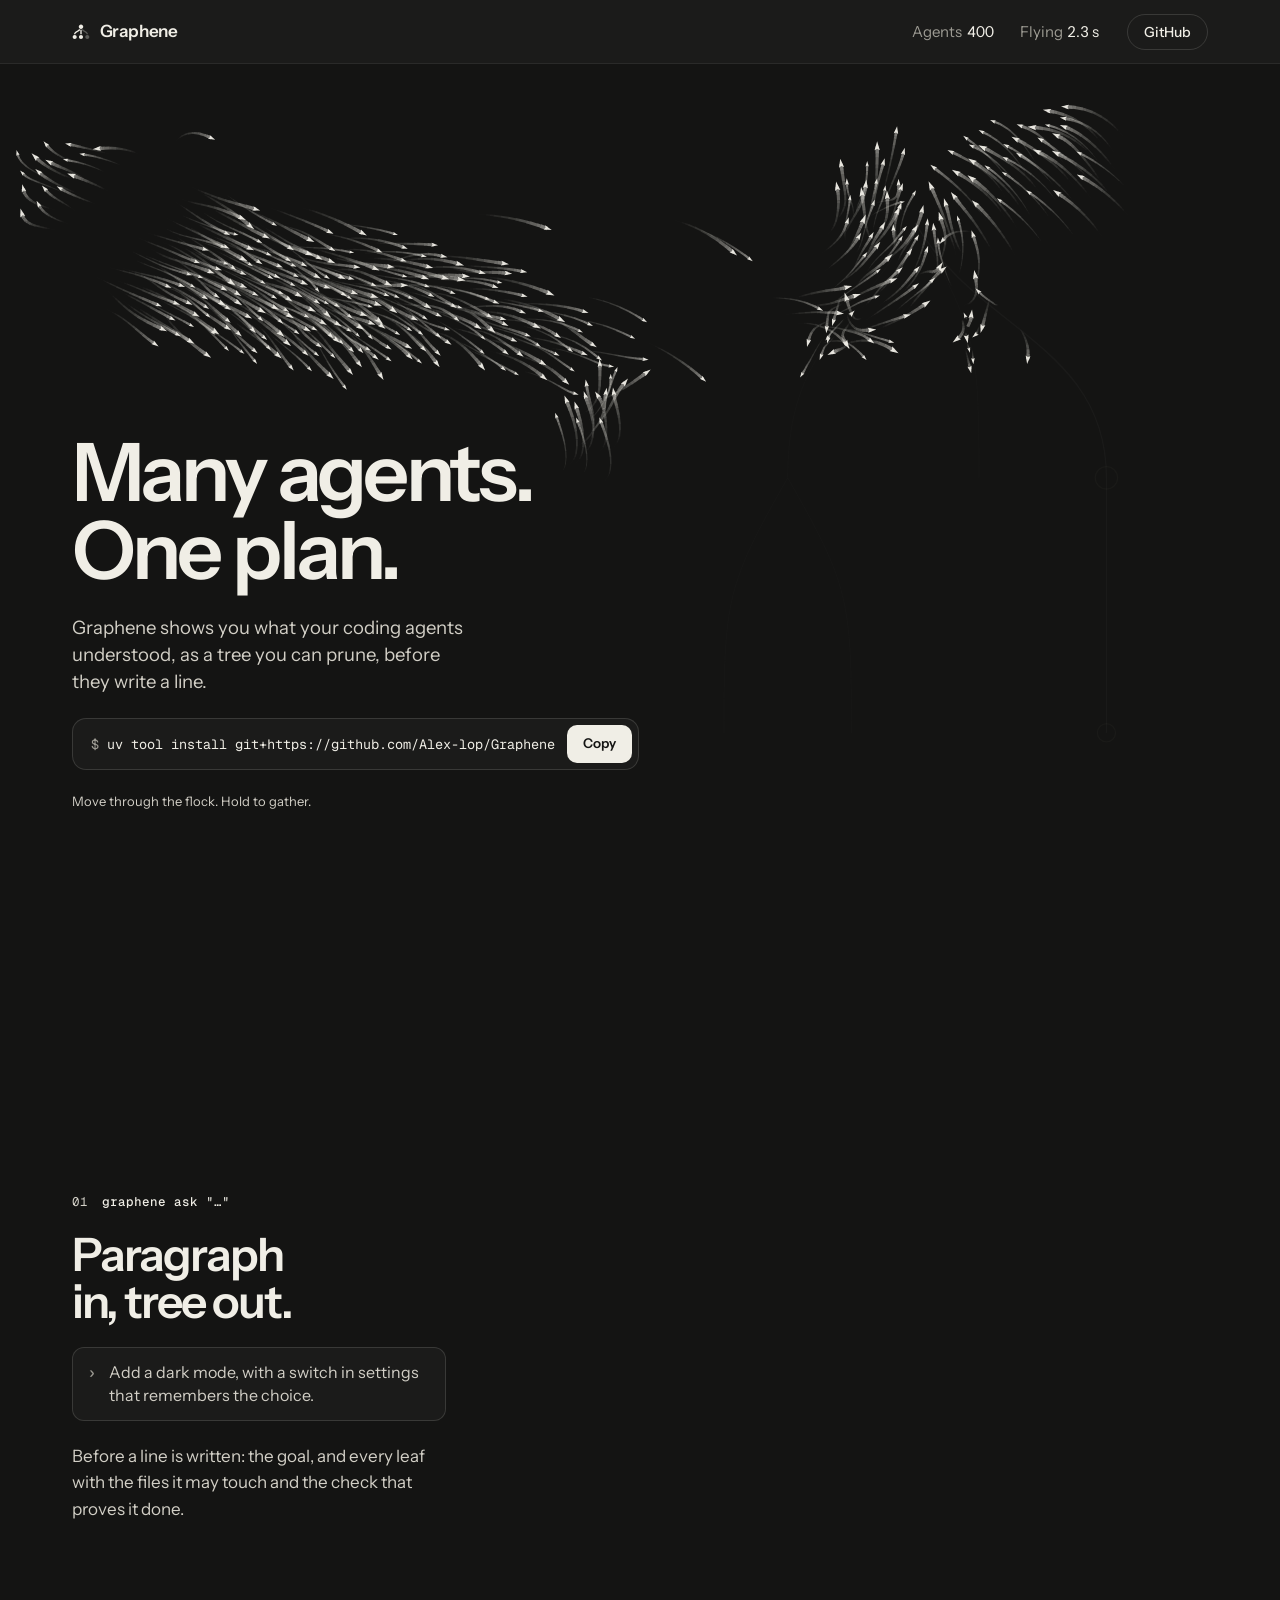
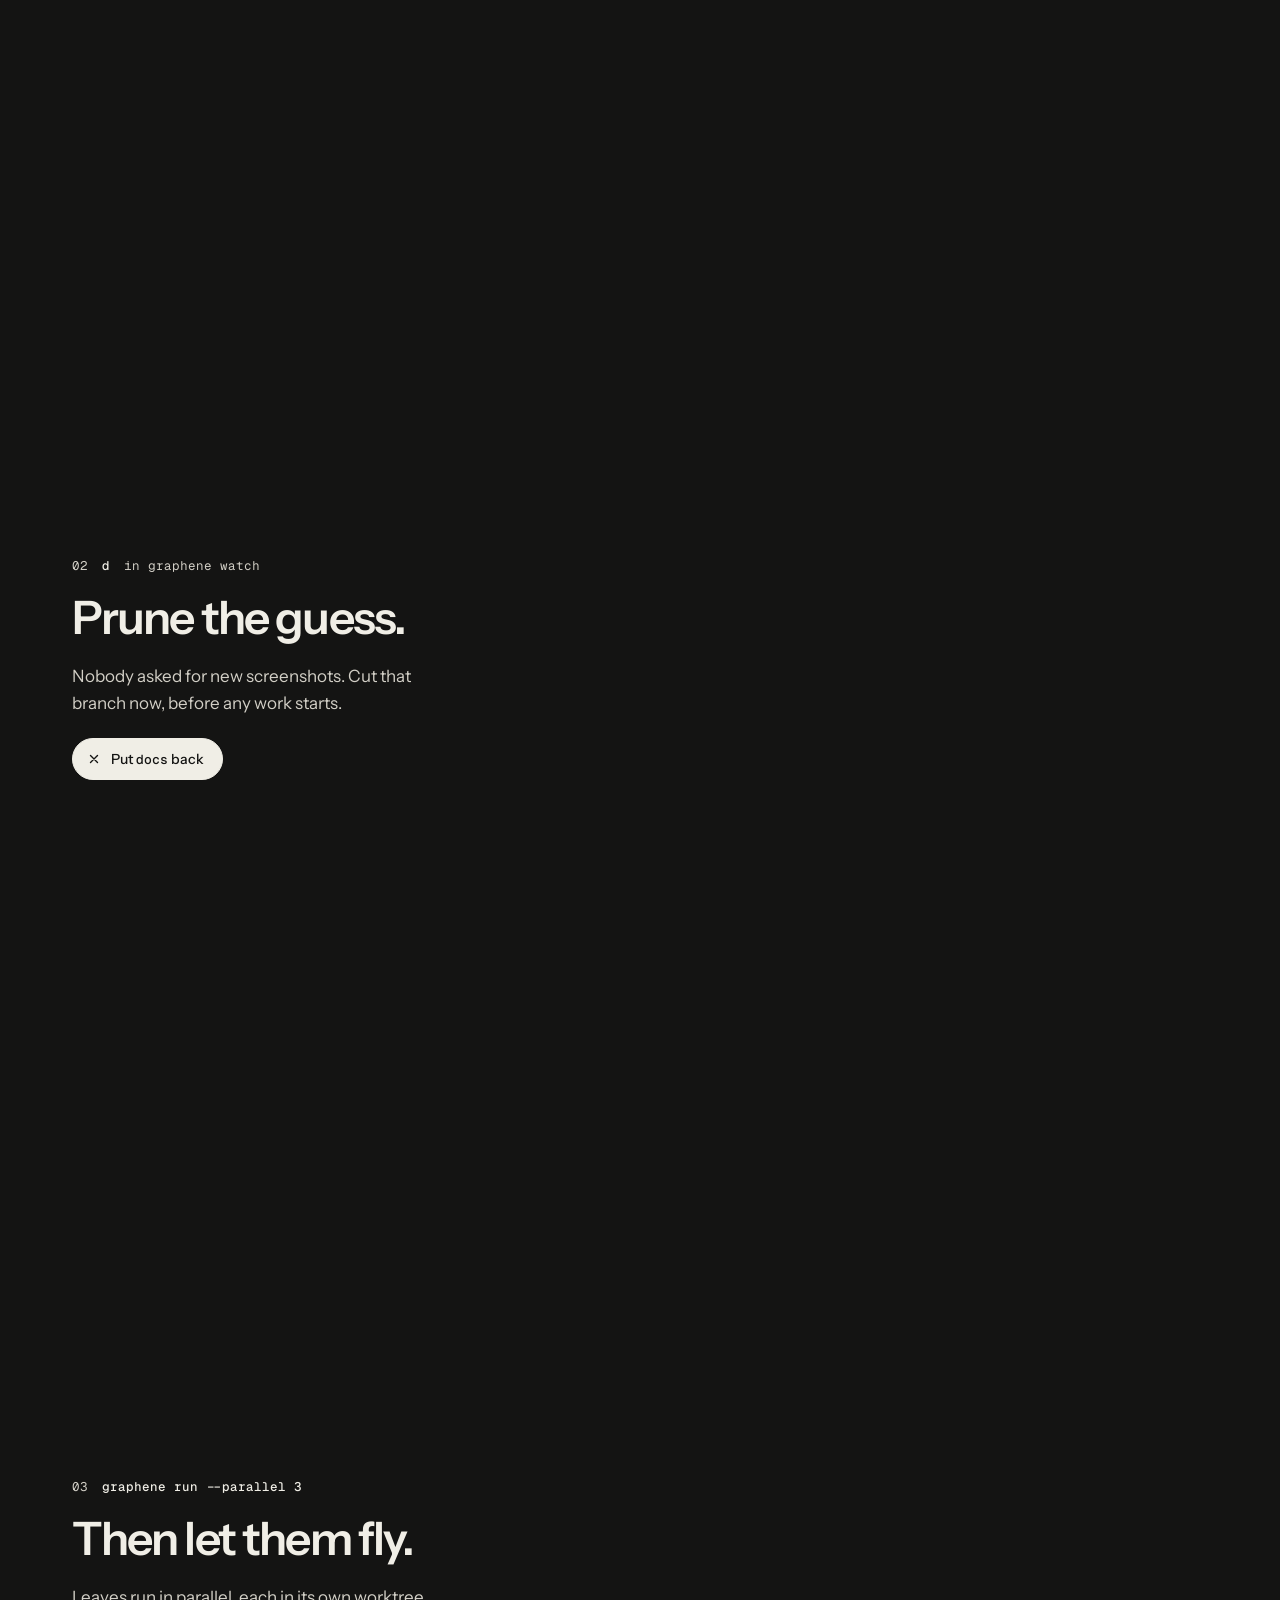
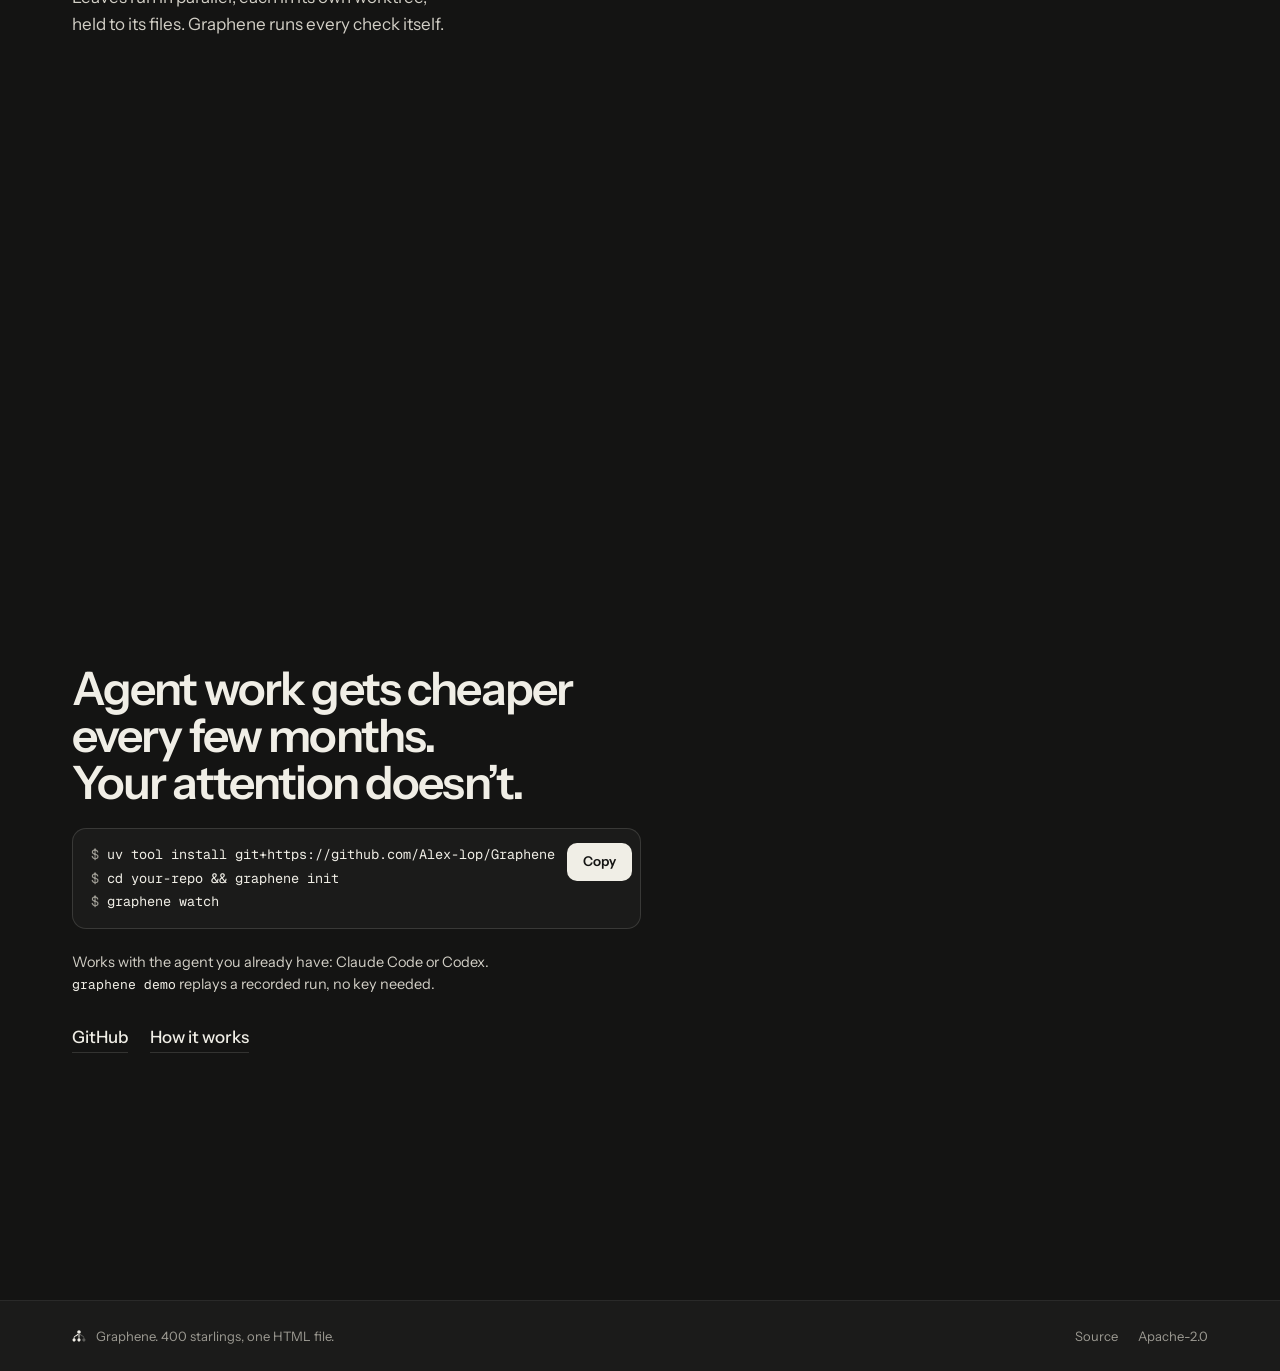
<file: index.html>
<!doctype html>
<html lang="en">
<head>
<meta charset="utf-8">
<meta name="viewport" content="width=device-width, initial-scale=1, viewport-fit=cover">
<title>Graphene — many agents, one plan</title>
<meta name="description" content="Graphene shows you what your coding agents understood, as a tree you can prune, before they write a line of code.">
<link rel="canonical" href="https://alex-lop.github.io/graphene-site/">
<meta name="theme-color" content="#1B1B1A">
<meta name="color-scheme" content="dark">
<meta property="og:type" content="website">
<meta property="og:url" content="https://alex-lop.github.io/graphene-site/">
<meta property="og:title" content="Graphene — many agents, one plan">
<meta property="og:description" content="Graphene shows you what your coding agents understood, as a tree you can prune, before they write a line of code.">
<meta property="og:image" content="https://alex-lop.github.io/graphene-site/og.png">
<meta property="og:image:width" content="1200">
<meta property="og:image:height" content="630">
<meta property="og:image:alt" content="The Graphene mark drawn by a flock of ivory birds on a dark sky, one branch pruned, beside the words: Many agents. One plan.">
<meta name="twitter:card" content="summary_large_image">
<meta name="twitter:title" content="Graphene — many agents, one plan">
<meta name="twitter:description" content="Graphene shows you what your coding agents understood, as a tree you can prune, before they write a line of code.">
<meta name="twitter:image" content="https://alex-lop.github.io/graphene-site/og.png">
<meta name="twitter:image:alt" content="The Graphene mark drawn by a flock of ivory birds on a dark sky, one branch pruned, beside the words: Many agents. One plan.">
<link rel="icon" href="favicon.ico" sizes="32x32">
<link rel="icon" type="image/svg+xml" href="favicon.svg">
<link rel="apple-touch-icon" href="apple-touch-icon.png">
<link rel="preconnect" href="https://fonts.googleapis.com">
<link rel="preconnect" href="https://fonts.gstatic.com" crossorigin>
<link rel="stylesheet" href="https://fonts.googleapis.com/css2?family=Geist+Mono:wght@400;500&family=Instrument+Sans:wght@400..700&display=swap">
<style>
:root {
  color-scheme: dark;
  --sky: #141413; --strip: #1B1B1A; --ink: #F0EEE6; --ink2: #D2CFC6; --muted: #9C9A92; --pale: #5E5D59;
  --hair: rgba(240, 238, 230, .14); --hair2: rgba(240, 238, 230, .34);
  --sans: "Instrument Sans", ui-sans-serif, system-ui, -apple-system, "Segoe UI", Roboto, sans-serif;
  --mono: "Geist Mono", ui-monospace, "SF Mono", SFMono-Regular, Menlo, Consolas, monospace;
  --strip-h: 64px;
  --gut: clamp(20px, 5.6vw, 96px);
}
* { box-sizing: border-box }
html { background: var(--sky); -webkit-text-size-adjust: 100% }
body {
  margin: 0; background: var(--sky); color: var(--ink);
  font: 400 17px/1.55 var(--sans);
  -webkit-font-smoothing: antialiased; -moz-osx-font-smoothing: grayscale;
  overflow-x: hidden;
}
::selection { background: var(--ink); color: var(--sky) }
a { color: inherit }
:focus-visible { outline: 2px solid var(--ink); outline-offset: 3px; border-radius: 6px }
code, pre { font-family: var(--mono) }
.sr-only { position: absolute; width: 1px; height: 1px; margin: -1px; padding: 0; overflow: hidden; clip: rect(0 0 0 0); white-space: nowrap; border: 0 }

#sky { position: fixed; inset: 0; width: 100%; height: 100%; display: block; z-index: 0 }
.labels { position: fixed; inset: 0; z-index: 1; pointer-events: none; overflow: hidden }

/* The strip: the reference's readout bar, with the mark and the wordmark on its left. */
.strip {
  position: fixed; z-index: 3; inset: 0 0 auto 0; height: var(--strip-h);
  display: flex; align-items: center; gap: 28px; padding: 0 var(--gut);
  background: var(--strip); border-bottom: 1px solid rgba(240, 238, 230, .07);
}
.mark { display: inline-flex; align-items: center; gap: 10px; text-decoration: none; font: 600 17px/1 var(--sans); letter-spacing: -.012em }
.mark svg { width: 18px; height: 18px; flex: none }
.readout { margin: 0 0 0 auto; display: flex; gap: 26px; font: 400 15px/1 var(--sans); font-variant-numeric: tabular-nums; white-space: nowrap }
.readout .k { color: var(--muted); margin-right: .32em }
.gh { font: 500 14px/1 var(--sans); text-decoration: none; padding: 10px 16px; border: 1px solid var(--hair); border-radius: 999px; transition: background .2s, border-color .2s }
.gh:hover { background: rgba(240, 238, 230, .06); border-color: var(--hair2) }

main { position: relative; z-index: 2 }
.scene {
  min-height: 100vh; min-height: 100svh;
  display: grid; grid-template-columns: minmax(0, 1fr); align-content: center;
  padding: calc(var(--strip-h) + 48px) var(--gut) 72px;
}
.copy { max-width: 27rem; position: relative }
.hero { align-content: end; padding-bottom: max(10vh, 72px) }
.hero .copy { max-width: 44rem }
h1, h2 { font-family: var(--sans); font-weight: 600; text-wrap: balance; margin: 0 }
h1 { font-size: clamp(3.1rem, 6.3vw, 6.4rem); line-height: .96; letter-spacing: -.045em; margin-bottom: 26px }
h2 { font-size: clamp(2.2rem, 3.6vw, 3.35rem); line-height: 1.02; letter-spacing: -.04em; margin-bottom: 22px }
.lede { font-size: clamp(1.1rem, 1.45vw, 1.3rem); line-height: 1.45; color: var(--ink2); max-width: 31ch; margin: 0 0 34px }
.copy p { color: var(--ink2); margin: 0 0 22px; max-width: 34ch }
.kicker { display: flex; gap: 14px; font: 400 12.5px/1 var(--mono); color: var(--muted); margin: 0 0 22px }
.kicker b { font-weight: 500; color: var(--ink) }
.ask {
  display: flex; gap: 12px; margin: 0 0 22px; padding: 13px 16px 13px 14px;
  background: var(--strip); border: 1px solid var(--hair); border-radius: 12px;
  font: 400 16px/1.45 var(--sans); color: var(--ink);
}
.ask::before { content: "›"; font: 500 16px/1.45 var(--mono); color: var(--muted) }

.install, .block {
  display: flex; align-items: center; gap: 12px; width: max-content; max-width: 100%;
  background: var(--strip); border: 1px solid var(--hair); border-radius: 14px; padding: 6px 6px 6px 18px;
}
.install code { font: 400 13.5px/1.35 var(--mono); white-space: nowrap; min-width: 0 }
.install code::before, .block code .ln::before { content: "$ "; color: var(--muted) }
.block { align-items: flex-start; padding: 14px 8px 14px 18px }
.block pre { margin: 0; font: 400 13.5px/1.75 var(--mono); white-space: pre-wrap; overflow-wrap: anywhere }
.block code .ln { display: block }
.btn {
  flex: none; height: 38px; padding: 0 16px; border: 0; border-radius: 10px; cursor: pointer;
  font: 600 13.5px/1 var(--sans); color: var(--sky); background: var(--ink); transition: background .2s;
}
.btn:hover { background: #fff }
.hint { font: 400 13px/1.4 var(--sans); color: var(--muted); margin: 22px 0 0 !important }
.coarse { display: none }
@media (pointer: coarse) { .fine { display: none } .coarse { display: inline } }

.cut {
  display: inline-flex; align-items: center; gap: 10px; height: 42px; padding: 0 18px 0 14px; cursor: pointer;
  border: 1px solid var(--hair2); border-radius: 999px; background: transparent; color: var(--ink);
  font: 500 14px/1 var(--sans); transition: background .2s, color .2s, border-color .2s;
}
.cut code { font-size: 13px }
.cut:hover, .cut[aria-pressed="true"] { background: var(--ink); color: var(--sky); border-color: var(--ink) }
.cut svg { width: 14px; height: 14px }
.small { font-size: 14.5px; max-width: 46ch !important }
.small code { font-size: 13px; color: var(--ink) }
.links { display: flex; gap: 22px; font-weight: 500; margin-top: 28px !important }
.links a { text-decoration: none; border-bottom: 1px solid var(--hair); padding-bottom: 2px; color: var(--ink) }
.links a:hover { border-color: var(--ink) }
.end .copy { max-width: 36rem }
.end h2 { max-width: 13em }

.foot {
  position: relative; z-index: 2; display: flex; flex-wrap: wrap; gap: 12px 24px; justify-content: space-between; align-items: center;
  padding: 26px var(--gut) calc(26px + env(safe-area-inset-bottom)); background: var(--strip); border-top: 1px solid rgba(240, 238, 230, .07);
  font: 400 13px/1.4 var(--sans); color: var(--muted);
}
.foot span { display: inline-flex; align-items: center; gap: 10px }
.foot svg { width: 14px; height: 14px; color: var(--ink) }
.foot nav { display: flex; gap: 20px }
.foot a { text-decoration: none }
.foot a:hover { color: var(--ink) }

/* Labels of the plan the birds draw. */
.lbl { position: absolute; left: 0; top: 0; white-space: nowrap; font: 500 12px/1.25 var(--mono); color: var(--ink); opacity: 0; transition: opacity .7s ease, color .4s ease }
.lbl.on { opacity: 1 }
.lbl .k { color: var(--muted); font-weight: 400 }
.lbl.goal { font-size: 12.5px }
.lbl.guess { color: var(--muted) }
.lbl.hover { color: var(--ink) }
.lbl.hover::before { content: "✕ " }
.lbl.gone { opacity: .42; color: var(--muted); text-decoration: line-through; transition-duration: 1.2s }
.lbl.done::before { content: "✓ " }
.lbl.card { font: 400 11.5px/1.65 var(--mono); color: var(--muted); border-left: 1px solid var(--hair); padding: 1px 0 1px 10px }
.lbl.card b { font-weight: 400; color: var(--ink) }

@media (max-width: 899px) and (max-aspect-ratio: 5/4) {
  .scene { align-content: end; padding-bottom: calc(56px + env(safe-area-inset-bottom)) }
  .copy { max-width: 34rem }
}
@media (max-width: 560px) {
  :root { --strip-h: 56px }
  body { font-size: 16px }
  .strip { gap: 16px }
  .gh { display: none }
  .readout { font-size: 13px; gap: 14px }
  .mark { font-size: 16px }
  .ask { font-size: 15px }
  .install { width: auto; align-items: flex-end; padding: 12px 6px 6px 14px }
  .install code { white-space: normal; overflow-wrap: anywhere; font-size: 12.5px; padding-bottom: 8px }
  .block pre { font-size: 12.5px }
}
@media (max-width: 899px) and (max-aspect-ratio: 5/4) and (max-height: 760px) { /* short phones: room for the tree */
  .scene { padding-bottom: calc(34px + env(safe-area-inset-bottom)) }
  h2 { font-size: 1.8rem; margin-bottom: 14px }
  .kicker { margin-bottom: 14px }
  .ask { font-size: 14px; padding: 10px 12px 10px 11px; margin-bottom: 14px }
  .copy p { font-size: 14.5px; margin-bottom: 14px }
  .cut { height: 38px }
}
@media (prefers-reduced-motion: reduce) {
  .hint { display: none }
  .lbl { transition: none }
}
@media (prefers-reduced-motion: no-preference) { html { scroll-behavior: smooth } }
</style>
</head>
<body>
<header class="strip">
  <a class="mark" href="#top" aria-label="Graphene, back to the top">
    <svg viewBox="0 0 16 16" aria-hidden="true"><path fill="currentColor" fill-opacity=".3" d="M8.64 5.89C9.98 8.35 13.23 8.11 13 10.1L14.2 10.1C13.97 7.16 10.6 7.32 9.71 5.35ZM13.6 10.7C14.59 10.7 15.4 11.51 15.4 12.5C15.4 13.49 14.59 14.3 13.6 14.3C12.61 14.3 11.8 13.49 11.8 12.5C11.8 11.51 12.61 10.7 13.6 10.7Z"/><path fill="currentColor" d="M6.29 5.35C5.4 7.32 2.03 7.16 1.8 10.1L3 10.1C2.77 8.11 6.02 8.35 7.36 5.89ZM7.4 5.9C7.4 7.98 7.4 7.79 7.4 10.1L8.6 10.1C8.6 7.79 8.6 7.98 8.6 5.9ZM8 1.3C9.1 1.3 10 2.2 10 3.3C10 4.4 9.1 5.3 8 5.3C6.9 5.3 6 4.4 6 3.3C6 2.2 6.9 1.3 8 1.3ZM2.4 10.7C3.39 10.7 4.2 11.51 4.2 12.5C4.2 13.49 3.39 14.3 2.4 14.3C1.41 14.3 0.6 13.49 0.6 12.5C0.6 11.51 1.41 10.7 2.4 10.7ZM8 10.7C8.99 10.7 9.8 11.51 9.8 12.5C9.8 13.49 8.99 14.3 8 14.3C7.01 14.3 6.2 13.49 6.2 12.5C6.2 11.51 7.01 10.7 8 10.7Z"/></svg>
    <span>Graphene</span>
  </a>
  <p class="readout" aria-hidden="true"><span><span class="k" id="k1">Agents</span><span id="v1">400</span></span><span><span class="k" id="k2">Flying</span><span id="v2">0.0 s</span></span></p>
  <a class="gh" href="https://github.com/Alex-lop/Graphene">GitHub</a>
</header>

<canvas id="sky" aria-hidden="true"></canvas>
<div class="labels" id="labels" aria-hidden="true"></div>

<main id="top">
  <section class="scene hero" data-scene="fly">
    <div class="copy">
      <h1>Many agents.<br>One plan.</h1>
      <p class="lede">Graphene shows you what your coding agents understood, as a tree you can prune, before they write a line.</p>
      <div class="install">
        <code id="cmd">uv tool install git+https://github.com/Alex-lop/Graphene</code>
        <button class="btn" type="button" data-copy="cmd" aria-label="Copy the install command">Copy</button>
      </div>
      <p class="hint"><span class="fine">Move through the flock. Hold to gather.</span><span class="coarse">Touch the flock.</span></p>
    </div>
  </section>

  <section class="scene" id="plan" data-scene="tree" aria-labelledby="h-plan">
    <div class="copy">
      <p class="kicker"><span>01</span><b>graphene ask "…"</b></p>
      <h2 id="h-plan">Paragraph in, tree out.</h2>
      <p class="ask">Add a dark mode, with a switch in settings that remembers the choice.</p>
      <p>Before a line is written: the goal, and every leaf with the files it may touch and the check that proves it done.</p>
      <p class="sr-only">In the picture, the birds settle into that plan: the goal, dark mode that remembers; its branches theme, switch and docs; and the leaves palettes and tokens under theme, toggle under switch, and shots under docs.</p>
    </div>
  </section>

  <section class="scene" data-scene="prune" aria-labelledby="h-prune">
    <div class="copy">
      <p class="kicker"><span>02</span><b>d</b> in graphene watch</p>
      <h2 id="h-prune">Prune the guess.</h2>
      <p>Nobody asked for new screenshots. Cut that branch now, before any work starts.</p>
      <button class="cut" id="cut" type="button" aria-pressed="false"><svg viewBox="0 0 16 16" aria-hidden="true"><path d="M4 4l8 8M12 4l-8 8" stroke="currentColor" stroke-width="1.6" stroke-linecap="round"/></svg><span>Cut <code>docs</code></span></button>
    </div>
  </section>

  <section class="scene" data-scene="run" aria-labelledby="h-run">
    <div class="copy">
      <p class="kicker"><span>03</span><b>graphene run --parallel 3</b></p>
      <h2 id="h-run">Then let them fly.</h2>
      <p>Leaves run in parallel, each in its own worktree, held to its files. Graphene runs every check itself.</p>
    </div>
  </section>

  <section class="scene end" data-scene="free" aria-labelledby="h-end">
    <div class="copy">
      <h2 id="h-end">Agent work gets cheaper every few months. Your attention doesn’t.</h2>
      <div class="block">
        <pre id="steps"><code><span class="ln">uv tool install git+https://github.com/Alex-lop/Graphene</span><span class="ln">cd your-repo &amp;&amp; graphene init</span><span class="ln">graphene watch</span></code></pre>
        <button class="btn" type="button" data-copy="steps" aria-label="Copy the three setup commands">Copy</button>
      </div>
      <p class="small" style="margin-top:22px">Works with the agent you already have: Claude Code or Codex. <code>graphene demo</code> replays a recorded run, no key needed.</p>
      <p class="links"><a href="https://github.com/Alex-lop/Graphene">GitHub</a><a href="https://github.com/Alex-lop/Graphene/blob/main/docs/HOW_IT_WORKS.md">How it works</a></p>
    </div>
  </section>
</main>

<footer class="foot">
  <span><svg viewBox="0 0 16 16" aria-hidden="true"><path fill="currentColor" fill-opacity=".3" d="M8.64 5.89C9.98 8.35 13.23 8.11 13 10.1L14.2 10.1C13.97 7.16 10.6 7.32 9.71 5.35ZM13.6 10.7C14.59 10.7 15.4 11.51 15.4 12.5C15.4 13.49 14.59 14.3 13.6 14.3C12.61 14.3 11.8 13.49 11.8 12.5C11.8 11.51 12.61 10.7 13.6 10.7Z"/><path fill="currentColor" d="M6.29 5.35C5.4 7.32 2.03 7.16 1.8 10.1L3 10.1C2.77 8.11 6.02 8.35 7.36 5.89ZM7.4 5.9C7.4 7.98 7.4 7.79 7.4 10.1L8.6 10.1C8.6 7.79 8.6 7.98 8.6 5.9ZM8 1.3C9.1 1.3 10 2.2 10 3.3C10 4.4 9.1 5.3 8 5.3C6.9 5.3 6 4.4 6 3.3C6 2.2 6.9 1.3 8 1.3ZM2.4 10.7C3.39 10.7 4.2 11.51 4.2 12.5C4.2 13.49 3.39 14.3 2.4 14.3C1.41 14.3 0.6 13.49 0.6 12.5C0.6 11.51 1.41 10.7 2.4 10.7ZM8 10.7C8.99 10.7 9.8 11.51 9.8 12.5C9.8 13.49 8.99 14.3 8 14.3C7.01 14.3 6.2 13.49 6.2 12.5C6.2 11.51 7.01 10.7 8 10.7Z"/></svg>Graphene. 400 starlings, one HTML file.</span>
  <nav aria-label="Footer"><a href="https://github.com/Alex-lop/Graphene">Source</a><a href="https://github.com/Alex-lop/Graphene/blob/main/LICENSE">Apache-2.0</a></nav>
</footer>
<p class="sr-only" id="status" role="status" aria-live="polite"></p>

<script>
(() => {
'use strict';
const NUM = 400, TRAIL = 12, INK = '240,238,230', SKY = '#141413';
const $ = s => document.querySelector(s);
const cv = $('#sky'), ctx = cv.getContext('2d', { alpha: false });
const mqReduce = matchMedia('(prefers-reduced-motion: reduce)');
let reduce = mqReduce.matches;

// Seeded, so every visit opens on the same composed sky.
let seed = 20260929;
const rnd = () => { seed = seed + 0x6D2B79F5 | 0; let t = Math.imul(seed ^ seed >>> 15, 1 | seed); t = t + Math.imul(t ^ t >>> 7, 61 | t) ^ t; return ((t ^ t >>> 14) >>> 0) / 4294967296; };

// ---- the birds, as flat arrays ----
const px = new Float32Array(NUM), py = new Float32Array(NUM), vx = new Float32Array(NUM), vy = new Float32Array(NUM);
const hx = new Float32Array(NUM).fill(1), hy = new Float32Array(NUM);        // heading, unit length
const sz = new Float32Array(NUM), pace = new Float32Array(NUM), lag = new Float32Array(NUM), lat = new Float32Array(NUM);
let st = new Float32Array(NUM), st2 = new Float32Array(NUM);                   // startle, now and next
const form = new Uint8Array(NUM);                                            // 1 = flying to, or holding, a place in the plan
const own = new Array(NUM).fill(null);                                       // that place
const wantAt = new Float64Array(NUM).fill(Infinity);                         // when a free bird goes to claim a place
const leaveAt = new Float64Array(NUM).fill(Infinity);                        // when a bird lets its place go
const tx = new Float32Array(NUM), ty = new Float32Array(NUM), otx = new Float32Array(NUM), oty = new Float32Array(NUM);
const trX = new Float32Array(NUM * TRAIL), trY = new Float32Array(NUM * TRAIL);
let trHead = 0;
const cls = [[], [], []];                                                    // birds by size, for batched strokes
for (let i = 0; i < NUM; i++) {
  sz[i] = 0.74 + rnd() * 0.52;
  pace[i] = 0.9 + rnd() * 0.2;
  lag[i] = 11 * i / NUM + rnd() * 0.6;
  lat[i] = (rnd() + rnd() + rnd()) / 1.5 - 1;
  cls[sz[i] < 0.9 ? 0 : sz[i] < 1.08 ? 1 : 2].push(i);
}

// ---- viewport ----
let W = 0, H = 0, DPR = 1, S = 1, SZ = 1, stripH = 64, narrow = false;
let CELL = 50, GW = 1, GH = 1, gHead = new Int16Array(1);
const gNext = new Int16Array(NUM);
function measure() {
  const oW = W, oH = H;
  W = innerWidth; H = innerHeight; DPR = Math.min(2, devicePixelRatio || 1);
  cv.width = Math.round(W * DPR); cv.height = Math.round(H * DPR);
  S = Math.max(0.66, Math.min(1.2, Math.min(W, H * 1.6) / 1440));
  SZ = Math.max(0.72, Math.min(1.15, W / 1300));
  narrow = W < 900 && W < H * 1.25;                                  // stacked, not side by side (a landscape phone is side by side)
  stripH = $('.strip').offsetHeight;
  if (oW && (oW !== W || oH !== H)) {
    const fx = W / oW, fy = H / oH;
    for (let i = 0; i < NUM; i++) { px[i] *= fx; py[i] *= fy; }
    for (let k = 0; k < NUM * TRAIL; k++) { trX[k] *= fx; trY[k] *= fy; }
  }
  CELL = 50 * S; GW = Math.ceil(W / CELL) + 1; GH = Math.ceil(H / CELL) + 1; gHead = new Int16Array(GW * GH);
}
function fillGrid() {
  gHead.fill(-1);
  for (let i = 0; i < NUM; i++) {
    let gx = (px[i] / CELL) | 0, gy = (py[i] / CELL) | 0;
    gx = gx < 0 ? 0 : gx >= GW ? GW - 1 : gx; gy = gy < 0 ? 0 : gy >= GH ? GH - 1 : gy;
    const c = gy * GW + gx; gNext[i] = gHead[c]; gHead[c] = i;
  }
}

// ---- the person: a cursor, or a finger ----
const P = { x: -1e4, y: -1e4, v: 0, t: 0, on: false, down: false };
function pointAt(x, y) {
  const now = performance.now();
  if (P.on) { const d = Math.hypot(x - P.x, y - P.y), dt = Math.max(8, now - P.t); P.v = P.v * 0.6 + Math.min(40, d / dt * 16.7) * 0.4; }
  P.x = x; P.y = y; P.t = now; P.on = true;
}
addEventListener('pointermove', e => { if (e.pointerType !== 'touch') pointAt(e.clientX, e.clientY); }, { passive: true });
addEventListener('touchstart', e => { const t = e.touches[0]; if (t) { P.on = false; pointAt(t.clientX, t.clientY); } }, { passive: true });
addEventListener('touchmove', e => { const t = e.touches[0]; if (t) pointAt(t.clientX, t.clientY); }, { passive: true });
addEventListener('touchend', () => { P.on = false; }, { passive: true });
addEventListener('blur', () => { P.on = false; P.down = false; });
document.addEventListener('mouseout', e => { if (!e.relatedTarget) { P.on = false; P.down = false; } });
addEventListener('pointerdown', e => {
  if (e.pointerType === 'mouse' && e.button === 0 && !e.target.closest('a,button,.copy')) { pointAt(e.clientX, e.clientY); P.down = true; }
});
addEventListener('pointerup', () => { if (P.down) { P.down = false; burst(); } });

// ---- the words: free birds keep out of them ----
const copies = [...document.querySelectorAll('.copy')];
let quiet = [];
function rects() {
  quiet = [];
  const pad = 34 * S;
  for (const el of copies) {
    const r = el.getBoundingClientRect();
    if (r.bottom < 0 || r.top > H) continue;
    // A gutter narrower than a bird's turn belongs to the words too, so nothing gets pinned in it.
    const e = 140 * S, x0 = r.left - pad < e ? -300 : r.left - pad, x1 = r.right + pad > W - e ? W + 300 : r.right + pad;
    const y0 = r.top - pad < stripH + e ? -300 : r.top - pad, y1 = r.bottom + pad > H - e ? H + 300 : r.bottom + pad;
    quiet.push([x0, y0, x1, y1]);
  }
}

// ---- the plan the birds draw: the shape of the Graphene mark ----
const PLAN = [
  { id: 'goal', up: null }, { id: 'theme', up: 'goal' }, { id: 'switch', up: 'goal' }, { id: 'docs', up: 'goal' },
  { id: 'palettes', up: 'theme' }, { id: 'tokens', up: 'theme' }, { id: 'toggle', up: 'switch' }, { id: 'shots', up: 'docs' },
];
const node = {};
for (const n of PLAN) {
  node[n.id] = n;
  n.depth = n.up ? node[n.up].depth + 1 : 0;
  n.x = n.y = n.gx = n.gy = 0; n.done = false; n.rs = n.rd = 0; n.dx = 0; n.dy = 1; n.ghost = 0;
}
for (const n of PLAN) n.kids = PLAN.filter(k => k.up === n.id);
const LEAVES = PLAN.filter(n => !n.kids.length);
const storyEl = ['tree', 'prune', 'run'].map(k => document.querySelector(`[data-scene="${k}"] .copy`));
const GUESS = new Set(['docs', 'shots']);
let scene = 'fly', cut = false, clock = 0, planA = 0;
const inPlan = () => scene === 'tree' || scene === 'prune' || scene === 'run';
const live = n => !(cut && GUESS.has(n.id));
const ballR = n => (n.depth === 0 ? 27 : n.depth === 1 ? 21 : 17) * S;
const AWAY = { x: 0, y: 0 };
let SX = 100;                                                        // the leaves' spacing

function layout(snap) { // the mark's proportions: leaves evenly spaced, the tree four spacings tall
  let cx, top, h, sp, sx;
  if (narrow) {                        // stacked: the tree takes the room the tallest story leaves above it,
    const ch = Math.max(...storyEl.map(el => el.offsetHeight)), pb = parseFloat(getComputedStyle(storyEl[0].parentNode).paddingBottom) || 56;
    const y0 = stripH + 34 * S + 30, y1 = Math.max(y0 + 140, H - pb - ch - 50);
    sp = Math.min((y1 - y0) / 4, W * 0.76 / 3.3, 130); sx = Math.min(W * 0.74 / 3.4, sp * 1.25); // a little wider
    h = sp * 4; cx = W / 2; top = y0 + (y1 - y0 - h) / 2;                                     // than the mark, for labels
  } else {
    const low = H < 600, y0 = stripH + (H - stripH) * (low ? 0.13 : 0.19), y1 = stripH + (H - stripH) * (low ? 0.88 : 0.8);
    sp = Math.min((y1 - y0) / 4, W * 0.36 / 3); sx = W < 1100 ? Math.min(sp * 1.25, W * 0.3 / 3) : sp; // a landscape phone
    h = sp * 4; cx = W * (W < 1100 ? 0.74 : 0.715); top = y0 + (y1 - y0 - h) / 2;                // gets a wider tree
  }
  LEAVES.forEach((n, j) => { n.gx = cx + (j - 1.5) * sx; n.gy = top + h; });
  SX = sx;
  for (const n of PLAN) if (n.depth === 1) { n.gx = n.kids.reduce((a, k) => a + k.gx, 0) / n.kids.length; n.gy = top + h / 2; }
  node.goal.gx = cx; node.goal.gy = top;
  AWAY.x = W + 260 * S; AWAY.y = stripH - 160 * S;
  pathGoal();
  if (snap) for (const n of PLAN) { n.x = n.gx; n.y = n.gy; }
}

let OX = 0, OY = 0; // out-values of the helpers below, to keep the frame free of garbage
const TAU = Math.PI * 2;
function edgeAt(a, b, u) { // the mark's edge: it leaves the parent about 30° off vertical and lands vertically on the child
  const dy = b.y - a.y, dx = b.x - a.x, sx = Math.abs(dx) < 1 ? 0 : Math.sign(dx), v = 1 - u;
  const x1 = a.x + sx * dy * 0.24, y1 = a.y + dy * 0.42, y2 = b.y - dy * 0.52;
  OX = v * v * v * a.x + 3 * v * v * u * x1 + 3 * v * u * u * b.x + u * u * u * b.x;
  OY = v * v * v * a.y + 3 * v * v * u * y1 + 3 * v * u * u * y2 + u * u * u * b.y;
}

// Places in the plan: two rings of birds circle each node; a two-lane stream runs along each edge;
// once a branch is cut, its birds fly out of the sky.
let slots = [];
function planSlots() {
  const out = [], ringN = [44, 26, 22], edges = PLAN.filter(n => n.up);
  const rings = PLAN.reduce((a, n) => a + ringN[n.depth], 0), perEdge = Math.floor((NUM - rings) / edges.length);
  const extra = NUM - rings - perEdge * edges.length;
  for (const n of PLAN) {
    if (!live(n)) continue;
    const k = ringN[n.depth] + (n.depth ? 0 : extra), outer = Math.round(k * 0.6);
    for (let j = 0; j < k; j++) {
      const inner = j >= outer, m = inner ? k - outer : outer, q = inner ? j - outer : j;
      out.push({ key: 'r' + n.id + j, kind: 0, n, inner, a: q / m * TAU + (inner ? 0.4 : 0), bird: -1 });
    }
  }
  for (const n of edges) {
    if (!live(n)) continue;
    for (let j = 0; j < perEdge; j++) out.push({ key: 'e' + n.id + j, kind: 1, from: node[n.up], to: n, u: j / perEdge * 2, off: ((j * 0.7548) % 1 - 0.5) * 1.6, bird: -1 });
  }
  for (let j = out.length; j < NUM; j++) out.push({ key: 'a' + j, kind: 2, a: j * 2.39996, r: 0.35 + (j * 0.618 % 1) * 0.65, bird: -1 });
  return out;
}
function slotTarget(s, t) {
  if (s.kind === 0) {
    const n = s.n, R = ballR(n) * (s.inner ? 0.5 : 1), w = (n.depth % 2 ? -1 : 1) * 46 * S / R;
    const a = s.a + t * w, br = 1 + 0.06 * Math.sin(t * 1.1 + s.a * 3);
    let x = n.x + Math.cos(a) * R * br, y = n.y + Math.sin(a) * R * br * 0.9;
    if (n.rd && t > n.rs && t < n.rs + n.rd) {                       // the leaf is out doing its work: a loop, and home
      let k = (t - n.rs) / n.rd; k = k * k * (3 - 2 * k);
      const th = k * TAU, L = (narrow ? 96 : 150) * S, A = (narrow ? 34 : 46) * S;
      const ox = n.dx * L * 0.5 * (1 - Math.cos(th)) - n.dy * A * Math.sin(th);
      const oy = n.dy * L * 0.5 * (1 - Math.cos(th)) + n.dx * A * Math.sin(th);
      x = n.x + ox + (x - n.x) * 0.7; y = n.y + oy + (y - n.y) * 0.7;
    }
    OX = x; OY = y; return;
  }
  if (s.kind === 1) {                                                // down one lane, up the other, between the rings
    const a = s.from, b = s.to, len = Math.hypot(b.x - a.x, b.y - a.y) * 1.08 || 1;
    let u = (s.u + t * 34 * S / len) % 2; const side = u < 1 ? 1 : -1; if (u >= 1) u = 2 - u;
    const u0 = ballR(a) * 1.15 / len, u1 = 1 - ballR(b) * 1.15 / len, uu = u0 + (u1 - u0) * u;
    edgeAt(a, b, Math.min(1, uu + 0.01)); const qx = OX, qy = OY;
    edgeAt(a, b, uu);
    const dx = qx - OX, dy = qy - OY, l = Math.hypot(dx, dy) || 1, o = (2.6 * side + s.off) * S;
    OX -= dy / l * o; OY += dx / l * o; return;
  }
  const R = 140 * S * s.r, a = s.a + t * 0.9;
  OX = AWAY.x + Math.cos(a) * R; OY = AWAY.y + Math.sin(a) * R * 0.6;
}

// ---- the murmuration ----
const PC = { cx: 0, cy: 0, rx: 0, ry: 0 }, PT = { cx: 0, cy: 0, rx: 0, ry: 0 };
function pathGoal() { // where in the sky the free flock roams: clear of the words
  const h = H - stripH;
  if (narrow) Object.assign(PT, { cx: W * 0.5, cy: stripH + h * 0.3, rx: W * 0.36, ry: h * 0.15 });
  else if (scene === 'free') Object.assign(PT, { cx: W * 0.71, cy: stripH + h * 0.5, rx: W * 0.19, ry: h * 0.3 });
  else Object.assign(PT, { cx: W * 0.56, cy: stripH + h * 0.33, rx: W * 0.36, ry: h * 0.19 });
}
function pathAt(t) { // the flock's wandering heart; each bird follows it a little behind the one before
  OX = PC.cx + PC.rx * Math.sin(t * 0.21) * (0.78 + 0.22 * Math.cos(t * 0.13));
  OY = PC.cy + PC.ry * Math.sin(t * 0.34 + 1.1) * (0.82 + 0.18 * Math.sin(t * 0.08));
}
function steerFlock(i, dt) {
  const x = px[i], y = py[i], R2 = CELL * CELL, SEP = 21 * S;
  let n = 0, ax = 0, ay = 0, cx = 0, cy = 0, sx = 0, sy = 0, smax = 0;
  let gx = (x / CELL) | 0, gy = (y / CELL) | 0;
  gx = gx < 0 ? 0 : gx >= GW ? GW - 1 : gx; gy = gy < 0 ? 0 : gy >= GH ? GH - 1 : gy;
  for (let oy = gy > 0 ? -1 : 0; oy <= (gy < GH - 1 ? 1 : 0); oy++)
    for (let ox = gx > 0 ? -1 : 0; ox <= (gx < GW - 1 ? 1 : 0); ox++)
      for (let j = gHead[(gy + oy) * GW + gx + ox]; j !== -1; j = gNext[j]) {
        if (j === i || form[j]) continue;
        const dx = px[j] - x, dy = py[j] - y, d2 = dx * dx + dy * dy;
        if (d2 > R2) continue;
        n++; ax += vx[j]; ay += vy[j]; cx += dx; cy += dy;
        if (st[j] > smax) smax = st[j];
        if (d2 < SEP * SEP) { const d = Math.sqrt(d2) || 0.01, k = (SEP - d) / SEP / d; sx -= dx * k; sy -= dy * k; }
      }
  const sti = st[i], maxV = 3.8 * S * pace[i] * (1 + 0.6 * sti), minV = 2 * S;
  let fx = sx * 0.34, fy = sy * 0.34;
  if (n) {
    const am = Math.hypot(ax, ay) || 1, coh = 0.001 * (1 - sti);
    fx += (ax / am * maxV - vx[i]) * 0.05 + cx / n * coh;
    fy += (ay / am * maxV - vy[i]) * 0.05 + cy / n * coh;
  }
  const tl = clock - lag[i];                                        // its place in the ribbon: along the path, and across it
  pathAt(tl + 0.1); const qx = OX, qy = OY; pathAt(tl);
  const tq = Math.hypot(qx - OX, qy - OY) || 1, band = (40 + 24 * Math.sin(tl * 0.9 + i)) * S * lat[i];
  let dx = OX - (qy - OY) / tq * band - x, dy = OY + (qx - OX) / tq * band - y, d = Math.hypot(dx, dy) || 1, pull = Math.min(1, d / (120 * S)) * 0.085;
  fx += dx / d * pull; fy += dy / d * pull;
  const m = 80 * S, top = stripH + 24 * S;                          // soft walls
  if (x < m) fx += (m - x) / m * 0.3; else if (x > W - m) fx -= (x - W + m) / m * 0.3;
  if (y < top + m) fy += (top + m - y) / m * 0.3; else if (y > H - m) fy -= (y - H + m) / m * 0.3;
  let s2 = Math.max(sti * Math.pow(0.95, dt), smax * 0.82);
  if (P.on) {
    const ex = x - P.x, ey = y - P.y, e2 = ex * ex + ey * ey;
    if (P.down) {                                                    // held: gather into a vortex
      const G = 320 * S;
      if (e2 < G * G) {
        const e = Math.sqrt(e2) || 1, inward = e > 30 * S ? 0.15 : -0.4;
        fx += -ex / e * inward - ey / e * 0.12; fy += -ey / e * inward + ex / e * 0.12;
      }
    } else {                                                         // moving: the falcon
      const R = (105 + P.v * 3) * S;
      if (e2 < R * R) { const e = Math.sqrt(e2) || 1, k = 1 - e / R; fx += ex / e * k * k * 1.6; fy += ey / e * k * k * 1.6; if (k > s2) s2 = k; }
    }
  }
  for (const q of quiet) if (x > q[0] && x < q[2] && y > q[1] && y < q[3]) { // the words stay clear: out by the
    const l = x - q[0], r = q[2] - x, t = y - q[1], b = q[3] - y, mn = Math.min(l, r, t, b); // nearest side, sliding
    fx *= 0.3; fy *= 0.3;                                              // the words outrank the cursor
    if (mn === l || mn === r) { fx += mn === l ? -0.6 : 0.6; fy += Math.sign(dy) * 0.25; } // toward where it is going
    else { fy += mn === t ? -0.6 : 0.6; fx += Math.sign(dx) * 0.25; }
  }
  st2[i] = sti + (s2 - sti) * Math.min(1, 0.3 * dt);
  const fl = Math.hypot(fx, fy); if (fl > 1.8) { fx *= 1.8 / fl; fy *= 1.8 / fl; }
  let nx = vx[i] + fx * dt, ny = vy[i] + fy * dt;
  const sp = Math.hypot(nx, ny) || 0.001, c = sp > maxV ? maxV / sp : sp < minV ? minV / sp : 1;
  nx *= c; ny *= c; vx[i] = nx; vy[i] = ny; px[i] = x + nx * dt; py[i] = y + ny * dt;
  hx[i] = nx / (sp * c); hy[i] = ny / (sp * c);
}
// A bird bound for a place keeps flying like a bird: cruise speed, a limited turn, so it banks along a curve,
// and it eases into its place's own motion only over the last stretch.
function steerForm(i, dt) {
  const x = px[i], y = py[i], dx = tx[i] - x, dy = ty[i] - y, d = Math.hypot(dx, dy) || 0.001;
  const tvx = (tx[i] - otx[i]) / dt, tvy = (ty[i] - oty[i]) / dt, near = 96 * S, cruise = 4.6 * S * pace[i];
  let dvx, dvy, turn;
  if (d > near) { dvx = dx / d * cruise; dvy = dy / d * cruise; turn = 0.042; }
  else { const k = d / near; dvx = dx / d * cruise * k + tvx * (1 - k); dvy = dy / d * cruise * k + tvy * (1 - k); turn = 0.042 + 0.16 * (1 - k) * (1 - k); }
  let fx = (dvx - vx[i]) * turn, fy = (dvy - vy[i]) * turn;
  if (d > 12 * S) {                                                  // in flight, room for the neighbours
    const SEP = 11 * S; let sx = 0, sy = 0;
    let gx = (x / CELL) | 0, gy = (y / CELL) | 0;
    gx = gx < 0 ? 0 : gx >= GW ? GW - 1 : gx; gy = gy < 0 ? 0 : gy >= GH ? GH - 1 : gy;
    for (let oy = gy > 0 ? -1 : 0; oy <= (gy < GH - 1 ? 1 : 0); oy++)
      for (let ox = gx > 0 ? -1 : 0; ox <= (gx < GW - 1 ? 1 : 0); ox++)
        for (let j = gHead[(gy + oy) * GW + gx + ox]; j !== -1; j = gNext[j]) {
          if (j === i) continue;
          const ex = px[j] - x, ey = py[j] - y, e2 = ex * ex + ey * ey;
          if (e2 < SEP * SEP) { const e = Math.sqrt(e2) || 0.01, k = (SEP - e) / SEP / e; sx -= ex * k; sy -= ey * k; }
        }
    const k = Math.min(1, (d - 12 * S) / near);
    fx += sx * 0.22 * k; fy += sy * 0.22 * k;
  }
  let s2 = st[i] * Math.pow(0.93, dt);
  if (P.on && !P.down) {                                             // birds holding the plan flinch, then return
    const ex = x - P.x, ey = y - P.y, e2 = ex * ex + ey * ey, R = 76 * S;
    if (e2 < R * R) { const e = Math.sqrt(e2) || 1, k = 1 - e / R; fx += ex / e * k * 2.4; fy += ey / e * k * 2.4; if (k * 0.7 > s2) s2 = k * 0.7; }
  }
  st2[i] = s2;
  let nx = vx[i] + fx * dt, ny = vy[i] + fy * dt;
  const v = Math.hypot(nx, ny), vm = 6 * S; if (v > vm) { nx *= vm / v; ny *= vm / v; }
  vx[i] = nx; vy[i] = ny; px[i] = x + nx * dt; py[i] = y + ny * dt;
  if (v > 0.12) { hx[i] = nx / v; hy[i] = ny / v; }
}
function burst() {
  if (reduce) return;
  const R = 300 * S;
  for (let i = 0; i < NUM; i++) if (!form[i]) {
    const ex = px[i] - P.x, ey = py[i] - P.y, e = Math.hypot(ex, ey) || 1;
    if (e < R) { const k = 1 - e / R; vx[i] += ex / e * 5 * S * k; vy[i] += ey / e * 5 * S * k; st[i] = Math.max(st[i], k); }
  }
}

// ---- who holds which place ----
// A change of shape keeps every bird whose place survives. The others let go in a wave, and the free birds
// claim the open places one after another, nearest to the tree first, each taking the nearest open place
// when its turn comes, so the plan fills the way a flock settles: from the near side, in a stream.
const faint = new Uint8Array(NUM);
function reshape() {
  const next = inPlan() ? planSlots() : [], byKey = new Map(next.map(s => [s.key, s]));
  const now = clock, g = node.goal, leaving = [], free = [];
  for (let i = 0; i < NUM; i++) {
    const o = own[i];
    if (o) {
      const s = byKey.get(o.key);
      if (s && s.bird < 0) { s.bird = i; own[i] = s; leaveAt[i] = Infinity; wantAt[i] = Infinity; continue; }
      if (leaveAt[i] === Infinity) leaving.push(i);
    }
    free.push(i);
  }
  const far = i => (px[i] - g.x) ** 2 + (py[i] - g.y) ** 2;
  leaving.sort((a, b) => far(a) - far(b));                          // the take-off runs from the goal outward
  leaving.forEach((i, r) => { leaveAt[i] = reduce ? now : now + 0.9 * r / Math.max(1, leaving.length); });
  const open = next.filter(s => s.bird < 0).length;
  free.sort((a, b) => far(a) - far(b));
  const span = Math.min(1.3, 0.4 + open * 0.0025);
  free.forEach((i, r) => {
    if (r >= open) { wantAt[i] = Infinity; return; }
    const t = reduce ? now : now + 0.05 + span * Math.pow(r / Math.max(1, open), 0.85);
    wantAt[i] = own[i] && !reduce ? Math.max(t, leaveAt[i] + 0.05) : t;
  });
  slots = next;
  if (reduce) claims();
}
function release(i) {
  const v = Math.hypot(vx[i], vy[i]) || 1, a = rnd() * TAU;
  vx[i] = vx[i] / v * 2.4 * S + Math.cos(a) * 0.8 * S; vy[i] = vy[i] / v * 2.4 * S + Math.sin(a) * 0.8 * S - 0.6 * S;
  st[i] = Math.max(st[i], 0.35);
}
function claims() {
  for (let i = 0; i < NUM; i++) {
    if (own[i] && clock >= leaveAt[i]) { own[i] = null; leaveAt[i] = Infinity; release(i); }
    if (!own[i] && clock >= wantAt[i]) {
      wantAt[i] = Infinity;
      let best = null, bd = Infinity;
      for (const s of slots) if (s.bird < 0) { slotTarget(s, clock); const d = (px[i] - OX) ** 2 + (py[i] - OY) ** 2; if (d < bd) { bd = d; best = s; } }
      if (best) { best.bird = i; own[i] = best; slotTarget(best, clock); tx[i] = otx[i] = OX; ty[i] = oty[i] = OY; }
    }
    form[i] = own[i] ? 1 : 0;
    const s = own[i], m = s && (s.kind === 0 ? s.n : s.kind === 1 ? s.to : null);
    faint[i] = m && scene === 'prune' && !cut && GUESS.has(m.id) && leaveAt[i] === Infinity ? 1 : 0;
  }
}

// ---- the story: fly, tree, prune, run, fly ----
function startRun() {
  const L = LEAVES.filter(live), cx = node.goal.gx, durs = [3.2, 3.9, 2.8, 3.5];
  L.forEach((n, j) => {
    n.done = false; n.rs = clock + 0.7 + j * 0.3; n.rd = durs[j % 4];
    const dx = (n.gx - cx) / Math.max(1, W * 0.2), dy = 1.1, l = Math.hypot(dx, dy);
    n.dx = dx / l; n.dy = dy / l;
  });
}
function runTick() {
  let changed = false;
  for (const n of PLAN) if (n.rd && !n.done && clock >= n.rs + n.rd) { n.done = true; changed = true; }
  if (!changed) return;
  for (const n of PLAN) if (n.depth === 1 && live(n)) n.done = n.kids.every(k => k.done);
  node.goal.done = node.goal.kids.filter(live).every(k => k.done);
  labels();
  if (node.goal.done) say('Every check passed.');
}
function setScene(s) {
  if (s === scene) return;
  const from = scene; scene = s;
  if (s === 'tree') cut = false;
  if (s === 'run') cut = true;
  for (const n of PLAN) { n.done = false; n.rd = 0; }
  layout(from === 'fly' || from === 'free');
  if (s === 'run') startRun();
  reshape(); labels(); syncCut();
  if (reduce) still();
}
const scenesEl = [...document.querySelectorAll('[data-scene]')];
function pickScene() {
  let pick = scenesEl[0];
  for (const el of scenesEl) if (el.getBoundingClientRect().top <= H * 0.5) pick = el;
  setScene(pick.dataset.scene);
}
const cutBtn = $('#cut');
function syncCut() {
  cutBtn.setAttribute('aria-pressed', String(cut));
  cutBtn.querySelector('span').innerHTML = cut ? 'Put <code>docs</code> back' : 'Cut <code>docs</code>';
}
function togglePrune() {
  if (scene !== 'prune') return;
  cut = !cut; reshape(); labels(); syncCut();
  say(cut ? 'The docs branch is cut.' : 'The docs branch is back.');
  if (reduce) still();
}
cutBtn.addEventListener('click', togglePrune);
function nearGuess(x, y) {
  if (scene !== 'prune' || cut) return false;
  const a = node.docs, b = node.shots, R = 46 * S;
  if (Math.hypot(x - a.x, y - a.y) < R || Math.hypot(x - b.x, y - b.y) < R) return true;
  const ux = b.x - a.x, uy = b.y - a.y, l2 = ux * ux + uy * uy || 1, k = Math.max(0, Math.min(1, ((x - a.x) * ux + (y - a.y) * uy) / l2));
  return Math.hypot(x - a.x - ux * k, y - a.y - uy * k) < R * 0.6;
}
document.addEventListener('click', e => { if (!e.target.closest('a,button') && nearGuess(e.clientX, e.clientY)) togglePrune(); });
addEventListener('pointermove', e => {
  const on = nearGuess(e.clientX, e.clientY);
  document.body.style.cursor = on ? 'pointer' : '';
  node.docs.el.classList.toggle('hover', on);
}, { passive: true });

// ---- labels on the plan ----
const labelsEl = $('#labels');
for (const n of PLAN) {
  n.el = document.createElement('div'); n.a = 1; n.w = n.h = 0;
  n.el.className = 'lbl' + (n.depth === 0 ? ' goal' : '');
  n.el.innerHTML = n.depth === 0 ? '<span class="k">goal</span> dark mode that remembers' : n.id;
  labelsEl.append(n.el);
}
const card = document.createElement('div');
card.className = 'lbl card';
card.innerHTML = '<b>toggle in settings, remembered</b><br>scope <b>src/settings/**</b><br>check <b>npm test -- settings</b>';
labelsEl.append(card);
function measureLabels() { for (const n of PLAN) { n.w = n.el.offsetWidth; n.h = n.el.offsetHeight; } card.w = card.offsetWidth; }
function labels() {
  const on = inPlan();
  for (const n of PLAN) {
    const c = n.el.classList;
    c.toggle('on', on && live(n)); c.toggle('gone', on && !live(n));
    c.toggle('guess', scene === 'prune' && !cut && GUESS.has(n.id));
    c.toggle('done', scene === 'run' && n.done);
  }
  card.classList.toggle('on', (scene === 'tree' || scene === 'prune') && !narrow);
  measureLabels();
}
function placeLabels() {
  for (const n of PLAN) {
    const r = ballR(n); let x, y;
    if (n.depth === 0) { x = n.x - n.w / 2; y = n.y - r * 0.9 - n.h - 14 * S; }
    else if (n.depth === 1) {                                        // tight trees put the first two branch labels on the left
      x = SX < 100 && n.id !== 'docs' ? n.x - r - 8 * S - n.w : n.x + r + 8 * S; y = n.y - n.h / 2;
    }
    else { x = n.x - n.w / 2; y = n.y + r * 0.9 + 12 * S; }
    n.el.style.transform = `translate3d(${x.toFixed(1)}px,${y.toFixed(1)}px,0)`;
  }
  const t = node.toggle;
  card.style.transform = `translate3d(${Math.min(t.x - 14 * S, W - 28 - card.w).toFixed(1)}px,${(t.y + ballR(t) * 0.9 + 42 * S).toFixed(1)}px,0)`;
}

// ---- the readout, in the reference's label/value voice ----
const k1 = $('#k1'), v1 = $('#v1'), k2 = $('#k2'), v2 = $('#v2'), T0 = performance.now();
let hudKey = '';
function hud() {
  let a = 'Agents', b = '400', c = 'Flying', d = ((performance.now() - T0) / 1000).toFixed(1) + ' s';
  const L = LEAVES.filter(live), done = L.filter(n => n.done).length;
  if (scene === 'run') {
    if (done < L.length) { a = 'Running'; b = String(L.length - done); c = 'Checks'; d = done + ' of ' + L.length; }
    else { a = 'Leaves'; b = String(L.length); c = 'Checks'; d = done + ' of ' + L.length + ' passed'; }
  } else if (scene === 'tree' || scene === 'prune') {
    a = 'Leaves'; b = String(L.length); c = cut ? 'Pruned' : 'Plan'; d = cut ? 'docs' : 'waiting on you';
  }
  const key = a + b + c + d; if (key === hudKey) return; hudKey = key;
  k1.textContent = a; v1.textContent = b; k2.textContent = c; v2.textContent = d;
}
const statusEl = $('#status');
function say(s) { statusEl.textContent = s; }

// ---- drawing: ivory heads, feathered streaks ----
function pushTrail() {
  trHead = (trHead + 1) % TRAIL;
  const o = trHead * NUM;
  for (let i = 0; i < NUM; i++) { trX[o + i] = px[i]; trY[o + i] = py[i]; }
}
const off = i => px[i] < -40 || px[i] > W + 40 || py[i] < -40 || py[i] > H + 40;
function head(i) {
  const L = 4.1 * SZ * sz[i] * (1 + 0.3 * st[i]), ux = hx[i], uy = hy[i], x = px[i], y = py[i];
  const bx = x - ux * L * 0.7, by = y - uy * L * 0.7, w = L * 0.5;
  ctx.moveTo(x + ux * L, y + uy * L);
  ctx.lineTo(bx - uy * w, by + ux * w);
  ctx.lineTo(x - ux * L * 0.42, y - uy * L * 0.42);
  ctx.lineTo(bx + uy * w, by - ux * w);
  ctx.closePath();
}
function edgePath(n) {
  const a = node[n.up], dy = n.y - a.y, dx = n.x - a.x, sx = Math.abs(dx) < 1 ? 0 : Math.sign(dx);
  ctx.beginPath(); ctx.moveTo(a.x, a.y); ctx.bezierCurveTo(a.x + sx * dy * 0.24, a.y + dy * 0.42, n.x, n.y - dy * 0.52, n.x, n.y);
}
function draw() {
  ctx.setTransform(DPR, 0, 0, DPR, 0, 0);
  ctx.globalAlpha = 1; ctx.fillStyle = SKY; ctx.fillRect(0, 0, W, H);
  ctx.strokeStyle = ctx.fillStyle = `rgb(${INK})`;
  if (planA > 0.01) {
    for (const n of PLAN) if (n.up) {                                // the plan's hairlines
      const a = n.a * planA * 0.13; if (a < 0.004) continue;
      ctx.globalAlpha = a; ctx.lineWidth = 1; edgePath(n); ctx.stroke();
    }
    ctx.lineWidth = 1.4;                                             // the cut branch stays, pale, as in the mark
    for (const n of PLAN) {
      const a = n.ghost * planA * 0.3; if (a < 0.004) continue;
      ctx.globalAlpha = a;
      if (n.up && GUESS.has(n.up) || n.id === 'docs') { edgePath(n); ctx.stroke(); }
      ctx.beginPath(); ctx.arc(n.x, n.y, ballR(n) * 0.6, 0, TAU); ctx.stroke();
    }
  }
  ctx.lineCap = "butt";
  for (let c = 0; c < 3; c++) {
    const list = cls[c], w0 = [2.2, 2.9, 3.6][c] * SZ;
    for (let k = 0; k < TRAIL; k++) {
      const f = 1 - k / TRAIL, ia = ((trHead - k + 1) % TRAIL + TRAIL) % TRAIL * NUM, ib = ((trHead - k) % TRAIL + TRAIL) % TRAIL * NUM;
      ctx.globalAlpha = 0.46 * f * Math.sqrt(f); ctx.lineWidth = w0 * (0.2 + 0.8 * f);
      ctx.beginPath();
      for (const i of list) {
        if (faint[i] || off(i)) continue;
        if (k === 0) ctx.moveTo(px[i], py[i]); else ctx.moveTo(trX[ia + i], trY[ia + i]);
        ctx.lineTo(trX[ib + i], trY[ib + i]);
      }
      ctx.stroke();
    }
  }
  ctx.globalAlpha = 0.95; ctx.beginPath();
  let faintN = 0;
  for (let i = 0; i < NUM; i++) { if (faint[i]) { faintN++; continue; } if (!off(i)) head(i); }
  ctx.fill();
  if (faintN) { ctx.globalAlpha = 0.3; ctx.beginPath(); for (let i = 0; i < NUM; i++) if (faint[i]) head(i); ctx.fill(); }
}

// ---- time ----
function step(dt) {
  clock += dt / 60;
  const pk = 1 - Math.pow(0.985, dt), kk = 1 - Math.pow(0.88, dt), fk = 1 - Math.pow(0.94, dt);
  PC.cx += (PT.cx - PC.cx) * pk; PC.cy += (PT.cy - PC.cy) * pk; PC.rx += (PT.rx - PC.rx) * pk; PC.ry += (PT.ry - PC.ry) * pk;
  for (const n of PLAN) {
    n.x += (n.gx - n.x) * kk; n.y += (n.gy - n.y) * kk;
    n.a += ((live(n) ? 1 : 0) - n.a) * fk; n.ghost += ((live(n) ? 0 : 1) - n.ghost) * fk;
  }
  planA += ((inPlan() ? 1 : 0) - planA) * Math.min(1, 0.05 * dt);
  if (scene === 'run') runTick();
  claims();
  for (let i = 0; i < NUM; i++) if (form[i]) { slotTarget(own[i], clock); otx[i] = tx[i]; oty[i] = ty[i]; tx[i] = OX; ty[i] = OY; }
  fillGrid();
  for (let i = 0; i < NUM; i++) form[i] ? steerForm(i, dt) : steerFlock(i, dt);
  const s = st; st = st2; st2 = s;
}
let raf = 0, last = 0, lastTrail = 0;
function frame(now) {
  raf = requestAnimationFrame(frame);
  let dt = (now - last) / 16.667; last = now;
  if (!(dt > 0)) dt = 1; else if (dt > 3) dt = 3;
  if (now - lastTrail >= 15) { pushTrail(); lastTrail = now; }
  step(dt); draw(); hud();
  if (planA > 0.01) placeLabels();
}
function start() { if (!raf && !reduce) { last = performance.now(); raf = requestAnimationFrame(frame); } }

// Reduced motion: one composed still per scene, and nothing moves.
function still() {
  if (scene === 'run') for (const n of PLAN) if (live(n)) n.done = true;
  for (const n of PLAN) { n.x = n.gx; n.y = n.gy; n.a = live(n) ? 1 : 0; n.ghost = 1 - n.a; }
  planA = inPlan() ? 1 : 0;
  if (!inPlan()) for (let f = 0; f < 200; f++) { pushTrail(); step(1); } // the flock, a few seconds on
  claims();
  for (let i = 0; i < NUM; i++) if (form[i]) {
    const s = own[i];
    slotTarget(s, clock - 0.25); const ax = OX, ay = OY;
    slotTarget(s, clock); px[i] = OX; py[i] = OY;
    const dx = OX - ax, dy = OY - ay, l = Math.hypot(dx, dy) || 1; hx[i] = dx / l; hy[i] = dy / l;
    for (let j = 1; j <= TRAIL; j++) {
      const o = ((trHead - j + 1) % TRAIL + TRAIL) % TRAIL * NUM + i;
      trX[o] = px[i] - hx[i] * 1.6 * j; trY[o] = py[i] - hy[i] * 1.6 * j;
    }
  }
  st.fill(0);
  labels(); draw(); hud(); placeLabels();
}

// ---- words and buttons ----
function fallbackCopy(t) {
  const ta = document.createElement('textarea');
  ta.value = t; ta.setAttribute('readonly', ''); ta.style.cssText = 'position:fixed;opacity:0;top:0';
  document.body.append(ta); ta.select();
  let ok = false; try { ok = document.execCommand('copy'); } catch (e) { ok = false; }
  ta.remove(); return ok;
}
for (const b of document.querySelectorAll('[data-copy]')) b.addEventListener('click', async () => {
  const text = document.getElementById(b.dataset.copy).innerText.trim();
  let ok = true;
  try { await navigator.clipboard.writeText(text); } catch (e) { ok = fallbackCopy(text); }
  b.textContent = ok ? 'Copied' : 'Press ⌘C';
  say(ok ? 'Copied to the clipboard.' : '');
  clearTimeout(b.t); b.t = setTimeout(() => { b.textContent = 'Copy'; }, 1800);
});

// ---- start ----
function seedFlock() {
  for (let i = 0; i < NUM; i++) {
    pathAt(clock - lag[i]); const x = OX, y = OY;
    pathAt(clock - lag[i] + 0.1); const dx = OX - x, dy = OY - y, l = Math.hypot(dx, dy) || 1;
    px[i] = x + (rnd() - 0.5) * 70 * S; py[i] = y + (rnd() - 0.5) * 70 * S;
    vx[i] = dx / l * 3 * S; vy[i] = dy / l * 3 * S; hx[i] = dx / l; hy[i] = dy / l;
  }
  for (let k = 0; k < NUM * TRAIL; k++) { trX[k] = px[k % NUM]; trY[k] = py[k % NUM]; }
  for (let f = 0; f < 150; f++) { pushTrail(); step(1); }
}
measure(); layout(true); rects(); Object.assign(PC, PT);
clock = 20; seedFlock();
pickScene(); labels(); syncCut();
if (reduce) still(); else start();
addEventListener('scroll', () => { rects(); pickScene(); }, { passive: true });
addEventListener('resize', () => { measure(); layout(true); rects(); labels(); pickScene(); if (reduce) still(); });
if (document.fonts) document.fonts.ready.then(() => { layout(false); measureLabels(); rects(); });
mqReduce.addEventListener('change', e => {
  reduce = e.matches;
  if (reduce) { cancelAnimationFrame(raf); raf = 0; still(); } else start();
});
})();
</script>
</body>
</html>
</file>
